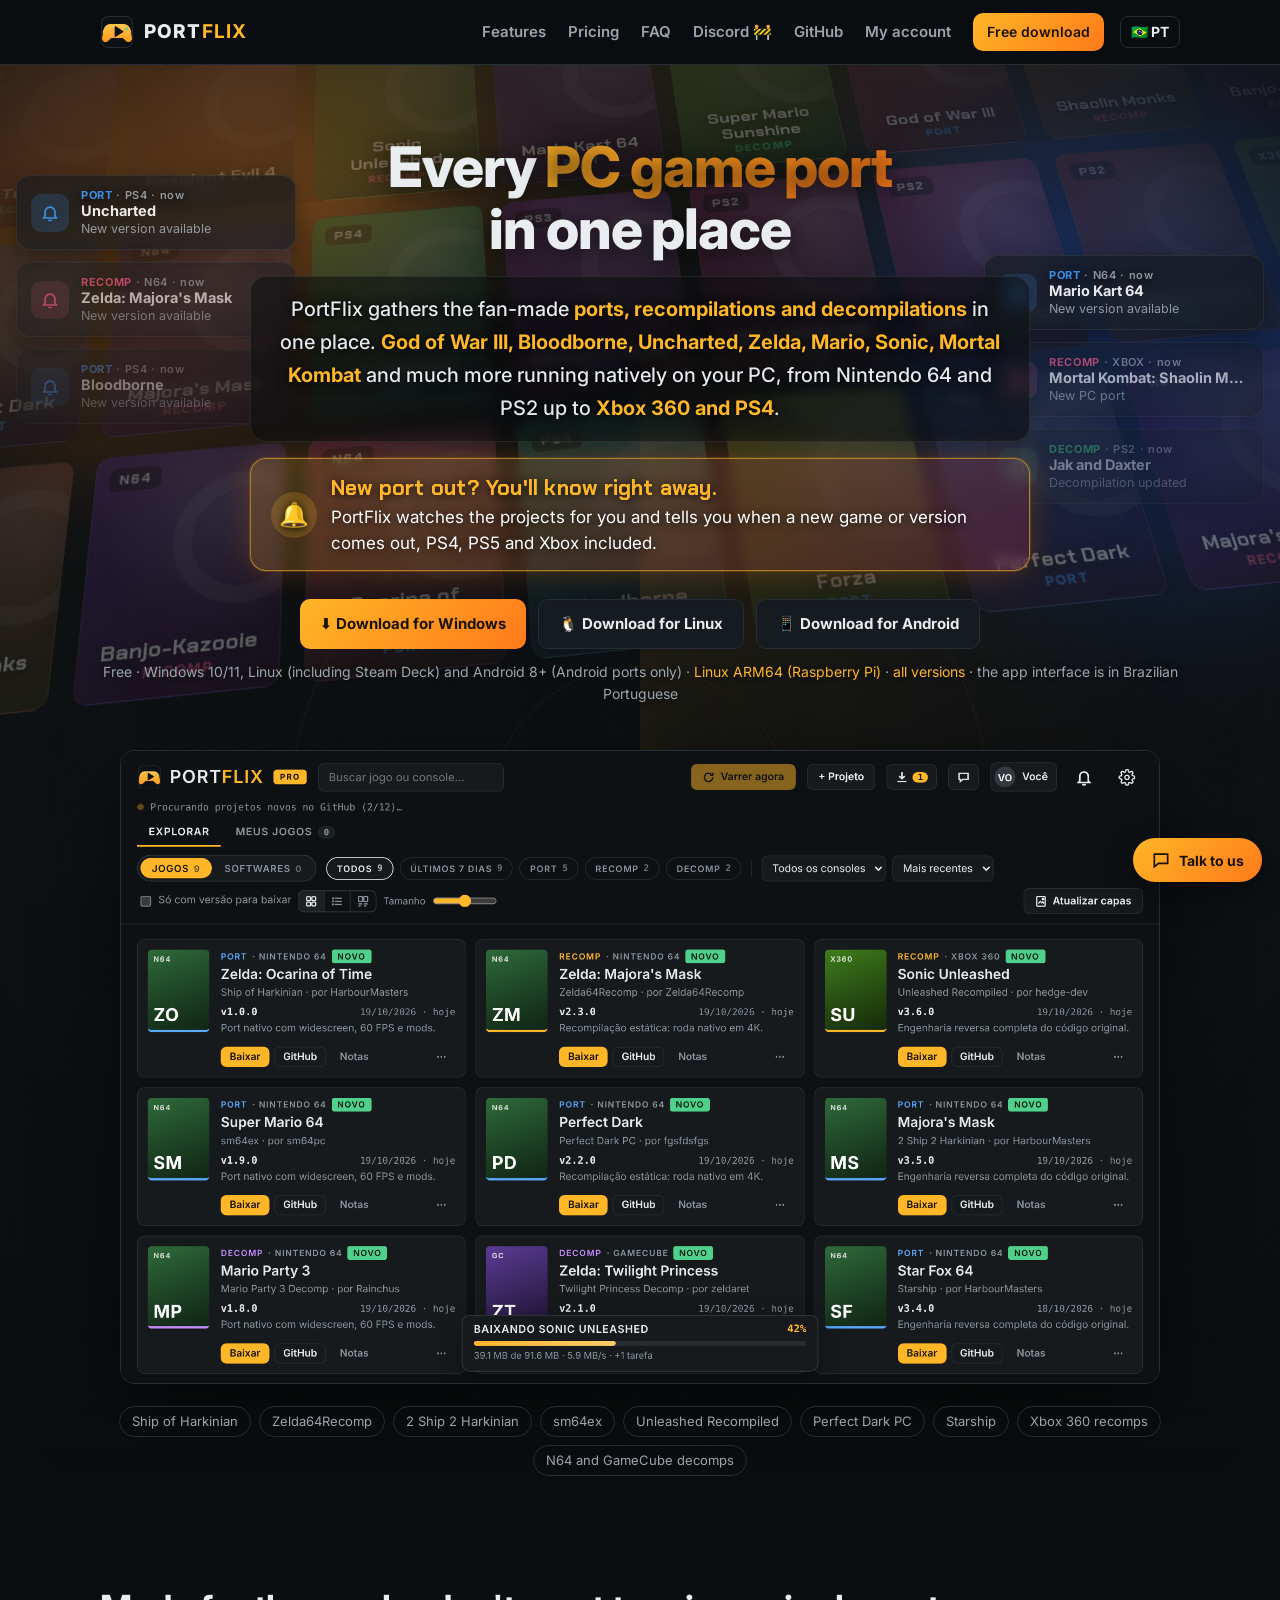
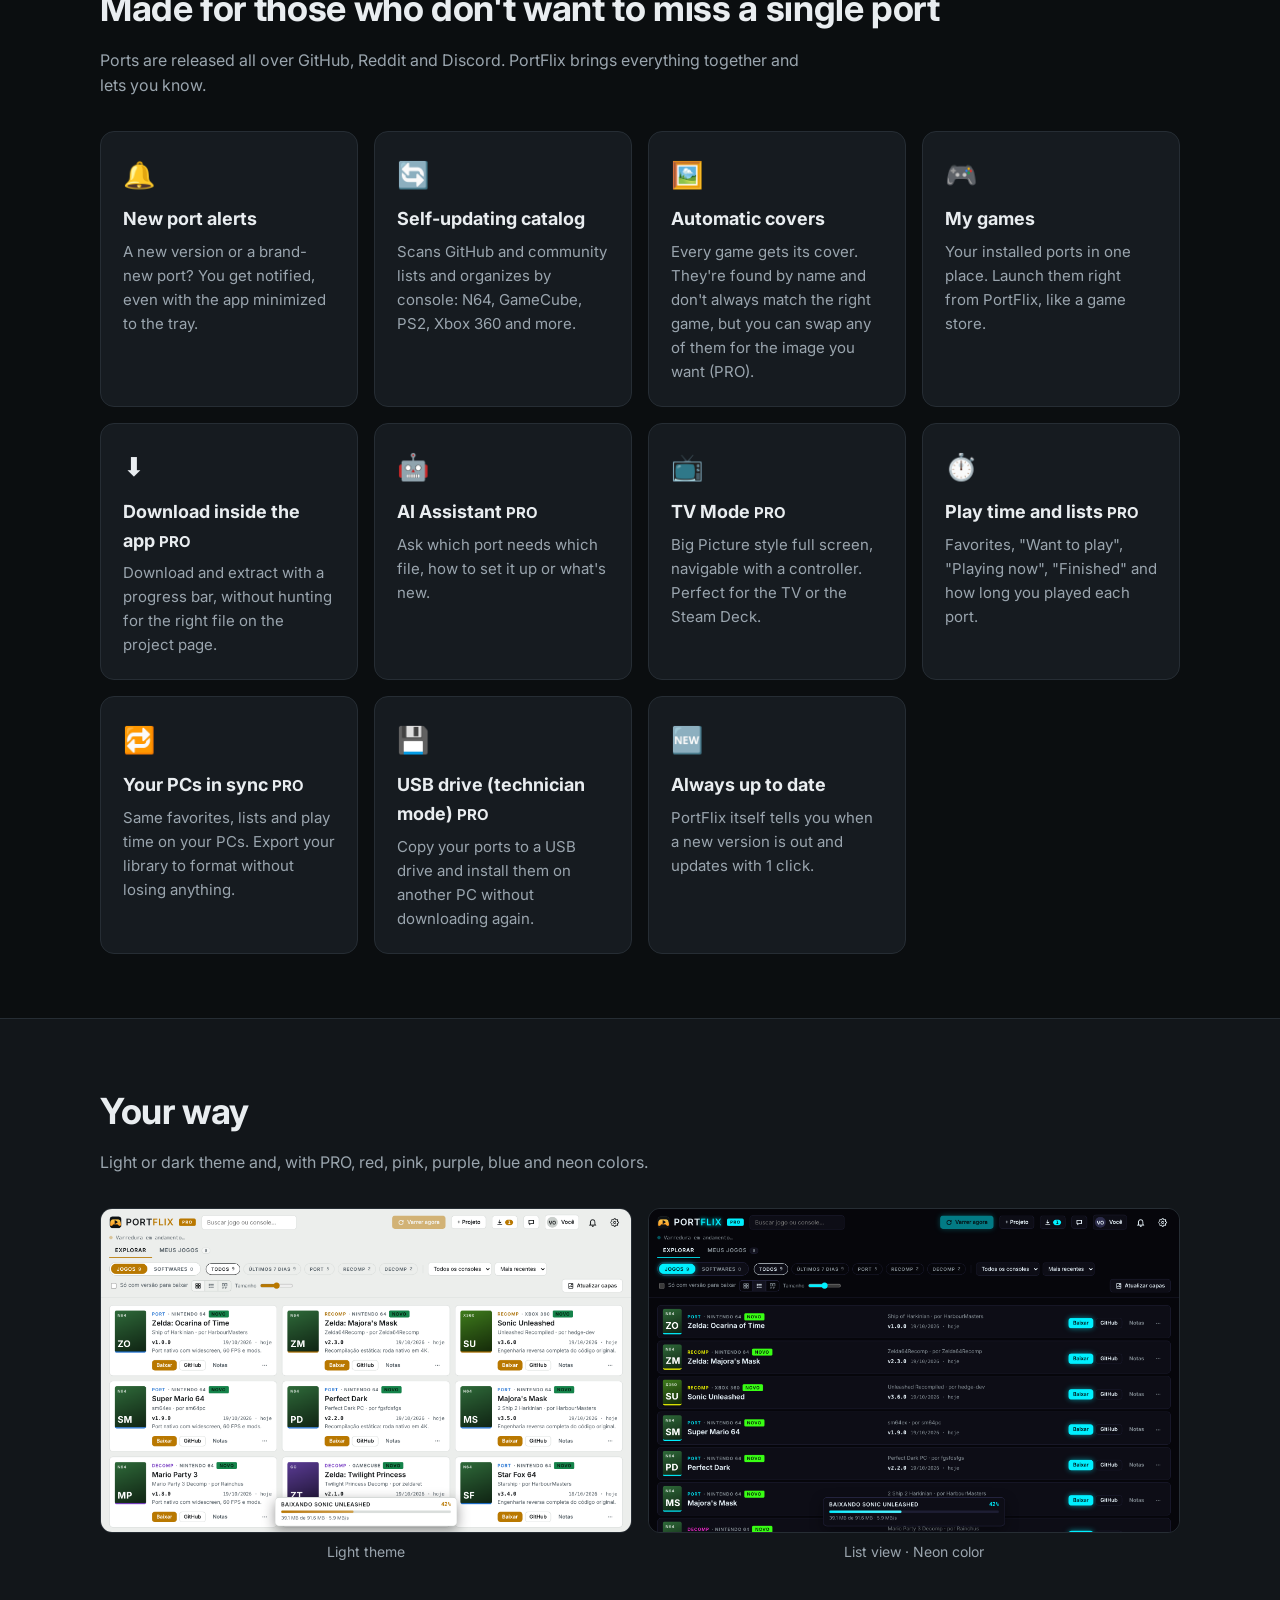
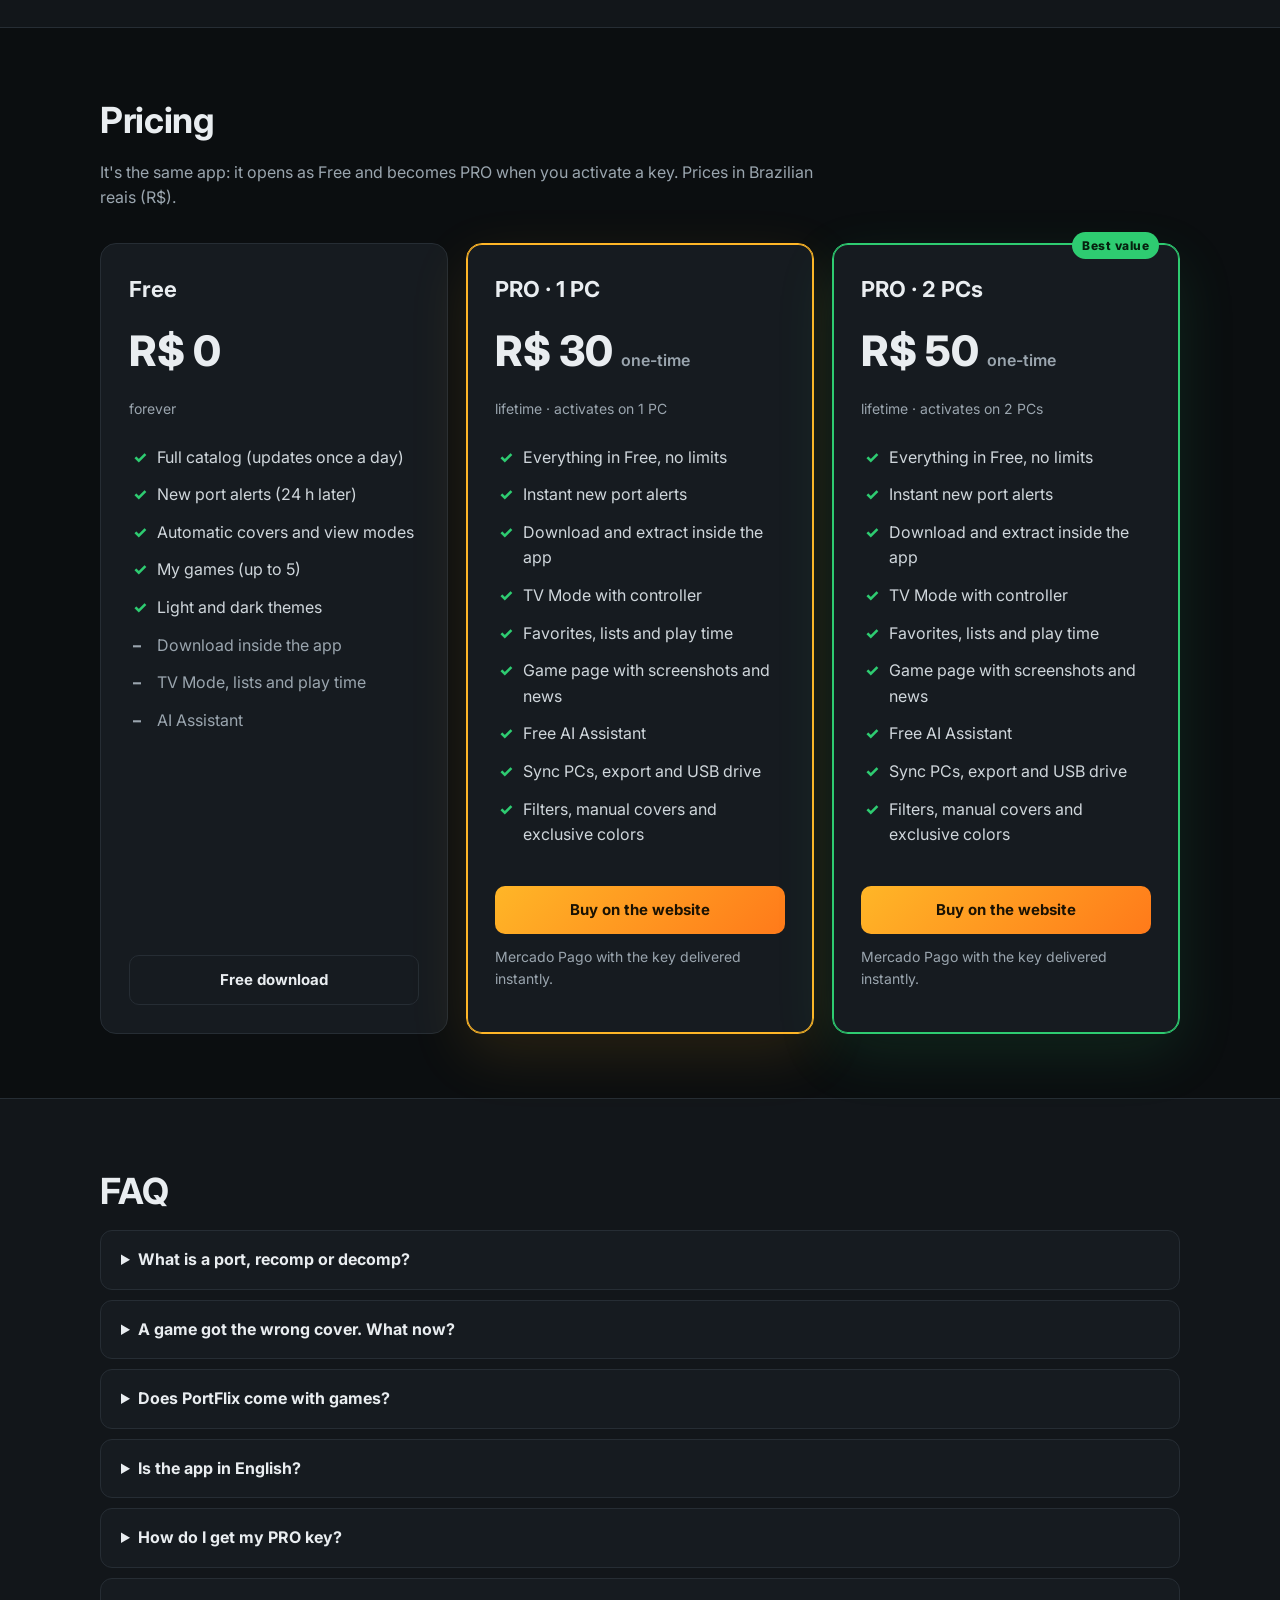
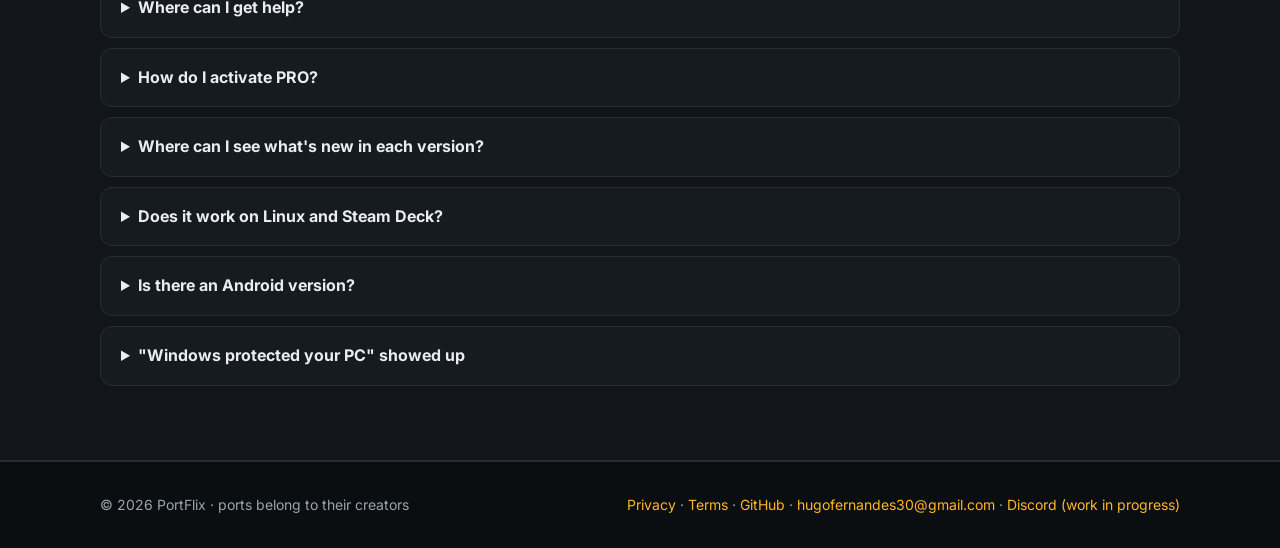
<file: docs/index.html>
<!doctype html>
<html lang="pt-BR">
<head>
<meta charset="utf-8">
<meta name="viewport" content="width=device-width,initial-scale=1">
<title>PortFlix: novos ports, recomps e decomps de jogos para PC</title>
<meta name="description" content="PortFlix reúne todos os ports de jogos para PC feitos por fãs (recomps, decomps, Ship of Harkinian, Zelda64Recomp, sm64, Unleashed Recompiled) e avisa quando sai port novo. Grátis para Windows e Linux.">
<meta name="keywords" content="ports para pc, novos ports de jogos, recomp, decomp, recompilação estática, ship of harkinian, zelda64recomp, sm64 pc, unleashed recompiled, ports n64 pc, ports xbox 360 pc, steam deck, linux, portflix">
<link rel="canonical" href="https://isago2508.github.io/PortFlix/">
<link rel="icon" href="icone.png">
<meta property="og:type" content="website">
<meta property="og:title" content="PortFlix: todos os ports de jogos para PC num lugar só">
<meta property="og:description" content="Catálogo que se atualiza sozinho com os ports, recomps e decomps feitos por fãs. Avisa quando sai port novo.">
<meta property="og:image" content="https://isago2508.github.io/PortFlix/biblioteca-escuro.png">
<meta property="og:url" content="https://isago2508.github.io/PortFlix/">
<meta property="og:locale" content="pt_BR">
<meta name="twitter:card" content="summary_large_image">
<link rel="preconnect" href="https://fonts.googleapis.com"><link rel="preconnect" href="https://fonts.gstatic.com" crossorigin>
<link href="https://fonts.googleapis.com/css2?family=Inter:wght@400;500;600;700;800&family=Chakra+Petch:wght@500;600;700&family=Press+Start+2P&display=swap" rel="stylesheet">
<link rel="stylesheet" href="style.css?v=16">
<script>
// idioma: escolhido antes > ?lang= > idioma do navegador
(function(){ var q=new URLSearchParams(location.search).get("lang"), s=null; try{ s=localStorage.getItem("pf_lang"); }catch(e){}
  var l=q||s||((navigator.language||"pt").toLowerCase().startsWith("pt")?"pt":"en"); document.documentElement.dataset.lang=(l==="en"?"en":"pt"); })();
</script>
<script type="application/ld+json">
{"@context":"https://schema.org","@type":"SoftwareApplication","name":"PortFlix","applicationCategory":"GameApplication","operatingSystem":"Windows 10, Windows 11, Linux","inLanguage":"pt-BR","url":"https://isago2508.github.io/PortFlix/","image":"https://isago2508.github.io/PortFlix/biblioteca-escuro.png","description":"Catálogo de ports, recompilações e decompilações de jogos para PC feitos por fãs, com avisos de lançamento.","offers":[{"@type":"Offer","name":"Free","price":"0","priceCurrency":"BRL"},{"@type":"Offer","name":"PRO vitalício (1 PC)","price":"30.00","priceCurrency":"BRL"},{"@type":"Offer","name":"PRO vitalício (2 PCs)","price":"50.00","priceCurrency":"BRL"}]}
</script>
<script type="application/ld+json">
{"@context":"https://schema.org","@type":"FAQPage","mainEntity":[
{"@type":"Question","name":"O que é um port, recomp ou decomp?","acceptedAnswer":{"@type":"Answer","text":"São projetos de fãs que fazem jogos de console rodarem nativamente no PC. Decomp recria o código-fonte do jogo; recomp converte o jogo direto para o PC; port adapta o jogo para rodar sem emulador."}},
{"@type":"Question","name":"O PortFlix vem com os jogos?","acceptedAnswer":{"@type":"Answer","text":"Não. O PortFlix não inclui nem distribui ROMs ou ISOs. Os ports pedem a sua própria cópia original do jogo."}},
{"@type":"Question","name":"O PortFlix é grátis?","acceptedAnswer":{"@type":"Answer","text":"Sim. A versão Free é grátis para sempre. O PRO é vitalício, com pagamento único: R$ 30 para 1 PC ou R$ 50 para 2 PCs."}},
{"@type":"Question","name":"Funciona no Linux e no Steam Deck?","acceptedAnswer":{"@type":"Answer","text":"Sim. Há versões para Windows 10/11 e Linux (x86_64 e ARM64), incluindo Steam Deck."}}]}
</script>
</head>
<body>
<header class="top"><div class="wrap">
  <a class="logo" href="./"><img src="icone.png" alt=""><span>PORT<b>FLIX</b></span></a>
  <nav class="links" data-l="pt">
    <a class="hide" href="#funcoes">Funções</a>
    <a class="hide" href="#precos">Preços</a>
    <a class="hide" href="#duvidas">Dúvidas</a>
    <a class="hide" href="https://discord.gg/XusPwTQ6X" target="_blank" rel="noopener" title="Em construção / Work in progress">Discord 🚧</a>
    <a class="hide" href="https://github.com/Isago2508/PortFlix" target="_blank" rel="noopener" title="Código, versões e novidades">GitHub</a>
    <a href="conta.html">Minha conta</a>
    <a class="btn pri sm" href="#baixar">Baixar grátis</a>
  </nav>
  <nav class="links" data-l="en">
    <a class="hide" href="#features">Features</a>
    <a class="hide" href="#pricing">Pricing</a>
    <a class="hide" href="#faq">FAQ</a>
    <a class="hide" href="https://discord.gg/XusPwTQ6X" target="_blank" rel="noopener" title="Em construção / Work in progress">Discord 🚧</a>
    <a class="hide" href="https://github.com/Isago2508/PortFlix" target="_blank" rel="noopener" title="Código, versões e novidades">GitHub</a>
    <a href="conta.html">My account</a>
    <a class="btn pri sm" href="#download">Free download</a>
  </nav>
  <button class="lang" id="langBtn" type="button" title="Mudar idioma / Change language"><span data-l="pt">🇺🇸 EN</span><span data-l="en">🇧🇷 PT</span></button>
</div></header>

<main data-l="pt">
<div class="hero"><div class="wrap">
  <h1>Todos os <span>ports de jogos para PC</span><br>num lugar só</h1>
  <p class="lead">O PortFlix junta num lugar só os <b>ports, recompilações e decompilações</b> feitos por fãs. <b>God of War III, Bloodborne, Uncharted, Zelda, Mario, Sonic, Mortal Kombat</b> e muito mais rodando nativo no seu PC, do Nintendo 64 e PS2 até <b>Xbox 360 e PS4</b>.</p>
  <p class="alert"><span class="bell">🔔</span><span><b>Saiu port novo? Você fica sabendo na hora.</b> O PortFlix vigia os projetos sozinho e te avisa quando sai jogo novo ou versão nova, inclusive de PS4, PS5 e Xbox.</span></p>
  <div class="cta" id="baixar">
    <a class="btn pri" href="https://github.com/Isago2508/PortFlix/releases/latest" data-asset="PortFlix-Setup.exe">⬇ Baixar para Windows</a>
    <a class="btn" href="https://github.com/Isago2508/PortFlix/releases/latest" data-asset="PortFlix-Linux-x86_64.tar.gz">🐧 Baixar para Linux</a>
    <a class="btn" href="https://github.com/Isago2508/PortFlix/releases/latest" data-asset="PortFlix-Android.apk">📱 Baixar para Android</a>
  </div>
  <p class="small">Grátis · Windows 10/11, Linux (inclui Steam Deck) e Android 8+ (só ports para Android) · <a href="https://github.com/Isago2508/PortFlix/releases/latest" data-asset="PortFlix-Linux-arm64.tar.gz">Linux ARM64 (Raspberry Pi)</a> · <a href="https://github.com/Isago2508/PortFlix/releases/latest">todas as versões</a></p>
  <div class="shot"><img src="biblioteca-escuro.png" alt="Biblioteca do PortFlix com ports de Zelda, Sonic Unleashed, Super Mario 64 e Perfect Dark" width="1920" height="1170"></div>
  <div class="tags">
    <span class="tag">Ship of Harkinian</span><span class="tag">Zelda64Recomp</span><span class="tag">2 Ship 2 Harkinian</span><span class="tag">sm64ex</span><span class="tag">Unleashed Recompiled</span><span class="tag">Perfect Dark PC</span><span class="tag">Starship</span><span class="tag">recomps de Xbox 360</span><span class="tag">decomps de N64 e GameCube</span>
  </div>
</div></div>

<section id="funcoes"><div class="wrap">
  <h2>Feito pra quem não quer perder nenhum port</h2>
  <p class="sub">Os ports saem espalhados pelo GitHub, Reddit e Discord. O PortFlix junta tudo e te avisa.</p>
  <div class="grid">
    <div class="card"><div class="ico">🔔</div><h3>Aviso de port novo</h3><p>Saiu versão nova ou um port inédito? Você recebe a notificação na hora, até com o app minimizado na bandeja.</p></div>
    <div class="card"><div class="ico">🔄</div><h3>Catálogo que se atualiza</h3><p>Varre o GitHub e as listas da comunidade e organiza por console: N64, GameCube, PS2, Xbox 360 e outros.</p></div>
    <div class="card"><div class="ico">🖼️</div><h3>Capas automáticas</h3><p>Cada jogo ganha a sua capa. Elas são buscadas pelo nome e nem sempre batem com o jogo certo, mas você pode trocar qualquer uma pela imagem que quiser (PRO).</p></div>
    <div class="card"><div class="ico">🎮</div><h3>Meus jogos</h3><p>Seus ports instalados num lugar só. Abra direto pelo PortFlix, como numa loja de jogos.</p></div>
    <div class="card"><div class="ico">⬇️</div><h3>Baixar dentro do app <small>PRO</small></h3><p>Baixe e extraia com barra de progresso, sem caçar o arquivo certo na página do projeto.</p></div>
    <div class="card"><div class="ico">🤖</div><h3>Assistente com IA <small>PRO</small></h3><p>Pergunte qual port precisa de qual arquivo, como configurar ou o que saiu de novo.</p></div>
    <div class="card"><div class="ico">📺</div><h3>Modo TV <small>PRO</small></h3><p>Tela cheia estilo Big Picture, navegável pelo controle. Perfeito para jogar na TV ou no Steam Deck.</p></div>
    <div class="card"><div class="ico">⏱️</div><h3>Tempo de jogo e listas <small>PRO</small></h3><p>Favoritos, "Quero jogar", "Jogando agora", "Zerados" e quanto tempo você jogou cada port.</p></div>
    <div class="card"><div class="ico">🔁</div><h3>Seus PCs sincronizados <small>PRO</small></h3><p>Favoritos, listas e tempo de jogo iguais nos seus PCs. Exporte a biblioteca para formatar sem perder nada.</p></div>
    <div class="card"><div class="ico">💾</div><h3>Pendrive (modo técnico) <small>PRO</small></h3><p>Copie os ports para um pendrive e instale em outro PC sem baixar tudo de novo.</p></div>
    <div class="card"><div class="ico">🆕</div><h3>Sempre atualizado</h3><p>O próprio PortFlix avisa quando sai versão nova e atualiza com 1 clique.</p></div>
  </div>
</div></section>

<section class="alt"><div class="wrap">
  <h2>Do seu jeito</h2>
  <p class="sub">Tema claro ou escuro e, no PRO, as cores vermelho, rosa, roxo, azul e neon.</p>
  <div class="gal">
    <figure><img src="biblioteca-claro.png" alt="PortFlix com tema claro" loading="lazy"><figcaption>Tema claro</figcaption></figure>
    <figure><img src="lista.png" alt="PortFlix em modo lista com a cor neon" loading="lazy"><figcaption>Modo lista · cor Neon</figcaption></figure>
  </div>
</div></section>

<section id="precos"><div class="wrap">
  <h2>Preços</h2>
  <p class="sub">O app é o mesmo: abre como Free e vira PRO quando você ativa a chave.</p>
  <div class="plans">
    <a class="plan" href="#baixar"><h3>Free</h3><div class="price">R$ 0</div><div class="small">para sempre</div>
      <ul><li>Catálogo completo (atualiza 1x por dia)</li><li>Avisos de port novo (24 h depois)</li><li>Capas automáticas e modos de visualização</li><li>Meus jogos (até 5)</li><li>Temas claro e escuro</li><li class="no">Baixar dentro do app</li><li class="no">Modo TV, listas e tempo de jogo</li><li class="no">Assistente com IA</li></ul>
      <span class="btn">Baixar grátis</span></a>
    <a class="plan pro " href="conta.html?pcs=1"><h3>PRO · 1 PC</h3><div class="price">R$ 30 <small>pagamento único</small></div><div class="small">vitalício · ativa em 1 PC</div>
      <ul><li>Tudo do Free, sem limites</li><li>Avisos de port novo na hora</li><li>Baixar e extrair dentro do app</li><li>Modo TV com controle</li><li>Favoritos, listas e tempo de jogo</li><li>Página do jogo com imagens e novidades</li><li>Assistente com IA grátis</li><li>Sincronizar PCs, exportar e pendrive</li><li>Filtros, capas à mão e cores exclusivas</li></ul>
      <span class="btn pri">Comprar pelo site</span>
      <p class="small">Mercado Pago (Pix, cartão ou boleto) com a chave na hora,.</p></a>
    <a class="plan pro best" href="conta.html?pcs=2"><span class="badge">Melhor custo</span><h3>PRO · 2 PCs</h3><div class="price">R$ 50 <small>pagamento único</small></div><div class="small">vitalício · ativa em 2 PCs</div>
      <ul><li>Tudo do Free, sem limites</li><li>Avisos de port novo na hora</li><li>Baixar e extrair dentro do app</li><li>Modo TV com controle</li><li>Favoritos, listas e tempo de jogo</li><li>Página do jogo com imagens e novidades</li><li>Assistente com IA grátis</li><li>Sincronizar PCs, exportar e pendrive</li><li>Filtros, capas à mão e cores exclusivas</li></ul>
      <span class="btn pri">Comprar pelo site</span>
      <p class="small">Mercado Pago (Pix, cartão ou boleto) com a chave na hora,.</p></a>
  </div>
</div></section>

<section id="duvidas" class="alt"><div class="wrap">
  <h2>Dúvidas</h2>
  <details><summary>O que é um port, recomp ou decomp?</summary><p>São projetos de fãs que fazem jogos de console rodarem nativamente no PC, com widescreen, 60 FPS ou mais e mods. A <b>decomp</b> recria o código-fonte do jogo, a <b>recomp</b> converte o jogo direto para o PC e o <b>port</b> adapta o jogo para rodar sem emulador.</p></details>
  <details><summary>A capa de um jogo veio errada. E agora?</summary><p>As capas automáticas são buscadas pelo nome do jogo em sites públicos, então às vezes vem a capa de outro jogo ou de outra versão. No PRO você troca qualquer capa do jeito que quiser: clique na capa do jogo e escolha uma sugestão, cole o link de uma imagem ou use um arquivo do seu PC. A capa que você escolhe fica fixa.</p></details>
  <details><summary>O PortFlix vem com os jogos?</summary><p>Não. O PortFlix não inclui nem distribui ROMs ou ISOs. Os ports pedem a sua própria cópia original, e cada projeto mostra o autor e o link oficial.</p></details>
  <details><summary>Como recebo a chave do PRO?</summary><p>Entre em <a href="conta.html">Minha conta</a> com o Google, pague pelo Mercado Pago e a chave aparece na hora, ali mesmo. Ela fica salva na sua conta.</p></details>
  <details><summary>Como falo com o suporte?</summary><p><a href="https://discord.gg/XusPwTQ6X" target="_blank" rel="noopener">Discord da comunidade</a> (ainda em construção) ou e-mail <a href="mailto:hugofernandes30@gmail.com">hugofernandes30@gmail.com</a>.</p></details>
  <details><summary>Como ativo o PRO?</summary><p>No PortFlix, clique em <b>Ativar PRO</b>, entre com a mesma conta Google usada na compra e cole a chave.</p></details>
  <details><summary>Onde vejo as novidades de cada versão?</summary><p>No <a href="https://github.com/Isago2508/PortFlix/blob/main/CHANGELOG.md">histórico de novidades (CHANGELOG)</a>. O PortFlix também avisa sozinho quando sai versão nova, em Configurações → Atualizações.</p></details>
  <details><summary>Funciona no Linux e no Steam Deck?</summary><p>Sim. Há versões para Linux x86_64 (a maioria dos PCs e o Steam Deck) e ARM64.</p></details>
  <details><summary>Tem para celular Android?</summary><p>Sim. O PortFlix para Android (Android 8 ou mais novo, 64 bits) mostra só os ports que têm APK para Android, avisa quando sai versão nova e, no PRO, baixa e instala o APK pelo app. A chave PRO é a mesma do PC: o celular ocupa uma vaga da chave. Na primeira instalação, o Android pede para liberar "instalar apps desconhecidos".</p></details>
  <details><summary>Apareceu "O Windows protegeu o computador"</summary><p>Clique em <b>Mais informações → Executar assim mesmo</b>. O aviso aparece porque o programa é novo e ainda não tem assinatura digital.</p></details>
</div></section>
</main>
<main data-l="en">
<div class="hero"><div class="wrap">
  <h1>Every <span>PC game port</span><br>in one place</h1>
  <p class="lead">PortFlix gathers the fan-made <b>ports, recompilations and decompilations</b> in one place. <b>God of War III, Bloodborne, Uncharted, Zelda, Mario, Sonic, Mortal Kombat</b> and much more running natively on your PC, from Nintendo 64 and PS2 up to <b>Xbox 360 and PS4</b>.</p>
  <p class="alert"><span class="bell">🔔</span><span><b>New port out? You'll know right away.</b> PortFlix watches the projects for you and tells you when a new game or version comes out, PS4, PS5 and Xbox included.</span></p>
  <div class="cta" id="download">
    <a class="btn pri" href="https://github.com/Isago2508/PortFlix/releases/latest" data-asset="PortFlix-Setup.exe">⬇ Download for Windows</a>
    <a class="btn" href="https://github.com/Isago2508/PortFlix/releases/latest" data-asset="PortFlix-Linux-x86_64.tar.gz">🐧 Download for Linux</a>
    <a class="btn" href="https://github.com/Isago2508/PortFlix/releases/latest" data-asset="PortFlix-Android.apk">📱 Download for Android</a>
  </div>
  <p class="small">Free · Windows 10/11, Linux (including Steam Deck) and Android 8+ (Android ports only) · <a href="https://github.com/Isago2508/PortFlix/releases/latest" data-asset="PortFlix-Linux-arm64.tar.gz">Linux ARM64 (Raspberry Pi)</a> · <a href="https://github.com/Isago2508/PortFlix/releases/latest">all versions</a> · the app interface is in Brazilian Portuguese</p>
  <div class="shot"><img src="biblioteca-escuro.png" alt="PortFlix library with Zelda, Sonic Unleashed, Super Mario 64 and Perfect Dark ports" width="1920" height="1170"></div>
  <div class="tags">
    <span class="tag">Ship of Harkinian</span><span class="tag">Zelda64Recomp</span><span class="tag">2 Ship 2 Harkinian</span><span class="tag">sm64ex</span><span class="tag">Unleashed Recompiled</span><span class="tag">Perfect Dark PC</span><span class="tag">Starship</span><span class="tag">Xbox 360 recomps</span><span class="tag">N64 and GameCube decomps</span>
  </div>
</div></div>

<section id="features"><div class="wrap">
  <h2>Made for those who don't want to miss a single port</h2>
  <p class="sub">Ports are released all over GitHub, Reddit and Discord. PortFlix brings everything together and lets you know.</p>
  <div class="grid">
    <div class="card"><div class="ico">🔔</div><h3>New port alerts</h3><p>A new version or a brand-new port? You get notified, even with the app minimized to the tray.</p></div>
    <div class="card"><div class="ico">🔄</div><h3>Self-updating catalog</h3><p>Scans GitHub and community lists and organizes by console: N64, GameCube, PS2, Xbox 360 and more.</p></div>
    <div class="card"><div class="ico">🖼️</div><h3>Automatic covers</h3><p>Every game gets its cover. They're found by name and don't always match the right game, but you can swap any of them for the image you want (PRO).</p></div>
    <div class="card"><div class="ico">🎮</div><h3>My games</h3><p>Your installed ports in one place. Launch them right from PortFlix, like a game store.</p></div>
    <div class="card"><div class="ico">⬇️</div><h3>Download inside the app <small>PRO</small></h3><p>Download and extract with a progress bar, without hunting for the right file on the project page.</p></div>
    <div class="card"><div class="ico">🤖</div><h3>AI Assistant <small>PRO</small></h3><p>Ask which port needs which file, how to set it up or what's new.</p></div>
    <div class="card"><div class="ico">📺</div><h3>TV Mode <small>PRO</small></h3><p>Big Picture style full screen, navigable with a controller. Perfect for the TV or the Steam Deck.</p></div>
    <div class="card"><div class="ico">⏱️</div><h3>Play time and lists <small>PRO</small></h3><p>Favorites, "Want to play", "Playing now", "Finished" and how long you played each port.</p></div>
    <div class="card"><div class="ico">🔁</div><h3>Your PCs in sync <small>PRO</small></h3><p>Same favorites, lists and play time on your PCs. Export your library to format without losing anything.</p></div>
    <div class="card"><div class="ico">💾</div><h3>USB drive (technician mode) <small>PRO</small></h3><p>Copy your ports to a USB drive and install them on another PC without downloading again.</p></div>
    <div class="card"><div class="ico">🆕</div><h3>Always up to date</h3><p>PortFlix itself tells you when a new version is out and updates with 1 click.</p></div>
  </div>
</div></section>

<section class="alt"><div class="wrap">
  <h2>Your way</h2>
  <p class="sub">Light or dark theme and, with PRO, red, pink, purple, blue and neon colors.</p>
  <div class="gal">
    <figure><img src="biblioteca-claro.png" alt="PortFlix with light theme" loading="lazy"><figcaption>Light theme</figcaption></figure>
    <figure><img src="lista.png" alt="PortFlix in list view with the neon color" loading="lazy"><figcaption>List view · Neon color</figcaption></figure>
  </div>
</div></section>

<section id="pricing"><div class="wrap">
  <h2>Pricing</h2>
  <p class="sub">It's the same app: it opens as Free and becomes PRO when you activate a key. Prices in Brazilian reais (R$).</p>
  <div class="plans">
    <a class="plan" href="#download"><h3>Free</h3><div class="price">R$ 0</div><div class="small">forever</div>
      <ul><li>Full catalog (updates once a day)</li><li>New port alerts (24 h later)</li><li>Automatic covers and view modes</li><li>My games (up to 5)</li><li>Light and dark themes</li><li class="no">Download inside the app</li><li class="no">TV Mode, lists and play time</li><li class="no">AI Assistant</li></ul>
      <span class="btn">Free download</span></a>
    <a class="plan pro" href="conta.html?pcs=1"><h3>PRO · 1 PC</h3><div class="price">R$ 30 <small>one-time</small></div><div class="small">lifetime · activates on 1 PC</div>
      <ul><li>Everything in Free, no limits</li><li>Instant new port alerts</li><li>Download and extract inside the app</li><li>TV Mode with controller</li><li>Favorites, lists and play time</li><li>Game page with screenshots and news</li><li>Free AI Assistant</li><li>Sync PCs, export and USB drive</li><li>Filters, manual covers and exclusive colors</li></ul>
      <span class="btn pri">Buy on the website</span>
      <p class="small">Mercado Pago with the key delivered instantly.</p></a>
    <a class="plan pro best" href="conta.html?pcs=2"><span class="badge">Best value</span><h3>PRO · 2 PCs</h3><div class="price">R$ 50 <small>one-time</small></div><div class="small">lifetime · activates on 2 PCs</div>
      <ul><li>Everything in Free, no limits</li><li>Instant new port alerts</li><li>Download and extract inside the app</li><li>TV Mode with controller</li><li>Favorites, lists and play time</li><li>Game page with screenshots and news</li><li>Free AI Assistant</li><li>Sync PCs, export and USB drive</li><li>Filters, manual covers and exclusive colors</li></ul>
      <span class="btn pri">Buy on the website</span>
      <p class="small">Mercado Pago with the key delivered instantly.</p></a>
  </div>
</div></section>

<section id="faq" class="alt"><div class="wrap">
  <h2>FAQ</h2>
  <details><summary>What is a port, recomp or decomp?</summary><p>They are fan projects that make console games run natively on PC, with widescreen, 60 FPS or more and mods. A <b>decomp</b> recreates the game's source code, a <b>recomp</b> converts the game straight to PC and a <b>port</b> adapts the game to run without an emulator.</p></details>
  <details><summary>A game got the wrong cover. What now?</summary><p>Automatic covers are found by the game's name on public sites, so sometimes you get the cover of another game or edition. With PRO you can swap any cover however you like: click the game's cover and pick a suggestion, paste an image link or use a file from your PC. The cover you choose stays fixed.</p></details>
  <details><summary>Does PortFlix come with games?</summary><p>No. PortFlix does not include or distribute ROMs or ISOs. Ports require your own original copy, and every project shows its author and official link.</p></details>
  <details><summary>Is the app in English?</summary><p>The app interface is currently in Brazilian Portuguese. The catalog, game names and project pages are the originals from GitHub, so most of the content is in English anyway.</p></details>
  <details><summary>How do I get my PRO key?</summary><p>Go to <a href="conta.html">My account</a>, sign in with Google, pay with Mercado Pago and the key shows up right there. It stays saved in your account.</p></details>
  <details><summary>Where can I get help?</summary><p>Join our <a href="https://discord.gg/XusPwTQ6X" target="_blank" rel="noopener">Discord community</a> (still a work in progress) or e-mail <a href="mailto:hugofernandes30@gmail.com">hugofernandes30@gmail.com</a>.</p></details>
  <details><summary>How do I activate PRO?</summary><p>In PortFlix, click <b>Ativar PRO</b>, sign in with the same Google account used for the purchase and paste the key.</p></details>
  <details><summary>Where can I see what's new in each version?</summary><p>In the <a href="https://github.com/Isago2508/PortFlix/blob/main/CHANGELOG.md">CHANGELOG</a>. PortFlix also tells you by itself when a new version is out, in Settings → Updates.</p></details>
  <details><summary>Does it work on Linux and Steam Deck?</summary><p>Yes. There are Linux versions for x86_64 (most PCs and the Steam Deck) and ARM64.</p></details>
  <details><summary>Is there an Android version?</summary><p>Yes. PortFlix for Android (Android 8 or newer, 64-bit) shows only the ports that have an Android APK, tells you when a new version is out and, on PRO, downloads and installs the APK in the app. The PRO key is the same as on your PC: the phone takes one slot of the key. On the first install, Android asks you to allow "install unknown apps".</p></details>
  <details><summary>"Windows protected your PC" showed up</summary><p>Click <b>More info → Run anyway</b>. The warning appears because the program is new and doesn't have a digital signature yet.</p></details>
</div></section>
</main>

<footer data-l="pt"><div class="wrap">
  <span>© 2026 PortFlix · os ports pertencem aos seus criadores</span>
  <span><a href="https://portsradar-licencas.portsradar-hugo.workers.dev/privacidade">Privacidade</a> · <a href="https://portsradar-licencas.portsradar-hugo.workers.dev/termos">Termos</a> · <a href="https://github.com/Isago2508/PortFlix">GitHub</a> · <a href="mailto:hugofernandes30@gmail.com">hugofernandes30@gmail.com</a> · <a href="https://discord.gg/XusPwTQ6X" target="_blank" rel="noopener">Discord (em construção)</a></span>
</div></footer>
<footer data-l="en"><div class="wrap">
  <span>© 2026 PortFlix · ports belong to their creators</span>
  <span><a href="https://portsradar-licencas.portsradar-hugo.workers.dev/privacidade">Privacy</a> · <a href="https://portsradar-licencas.portsradar-hugo.workers.dev/termos">Terms</a> · <a href="https://github.com/Isago2508/PortFlix">GitHub</a> · <a href="mailto:hugofernandes30@gmail.com">hugofernandes30@gmail.com</a> · <a href="https://discord.gg/XusPwTQ6X" target="_blank" rel="noopener">Discord (work in progress)</a></span>
</div></footer>
<script>
const TITLES={pt:document.title,en:"PortFlix: new fan-made PC ports, recomps and decomps"};
function setLang(l){ document.documentElement.dataset.lang=l; document.documentElement.lang=l==="en"?"en":"pt-BR"; document.title=TITLES[l]; try{ localStorage.setItem("pf_lang",l); }catch(e){} }
setLang(document.documentElement.dataset.lang);
document.getElementById("langBtn").onclick=()=>setLang(document.documentElement.dataset.lang==="en"?"pt":"en");
</script>
<script src="bg.js?v=5" defer></script><script src="dl.js?v=1" defer></script>
<script src="chat.js?v=4" defer></script>
</body>
</html>
</file>
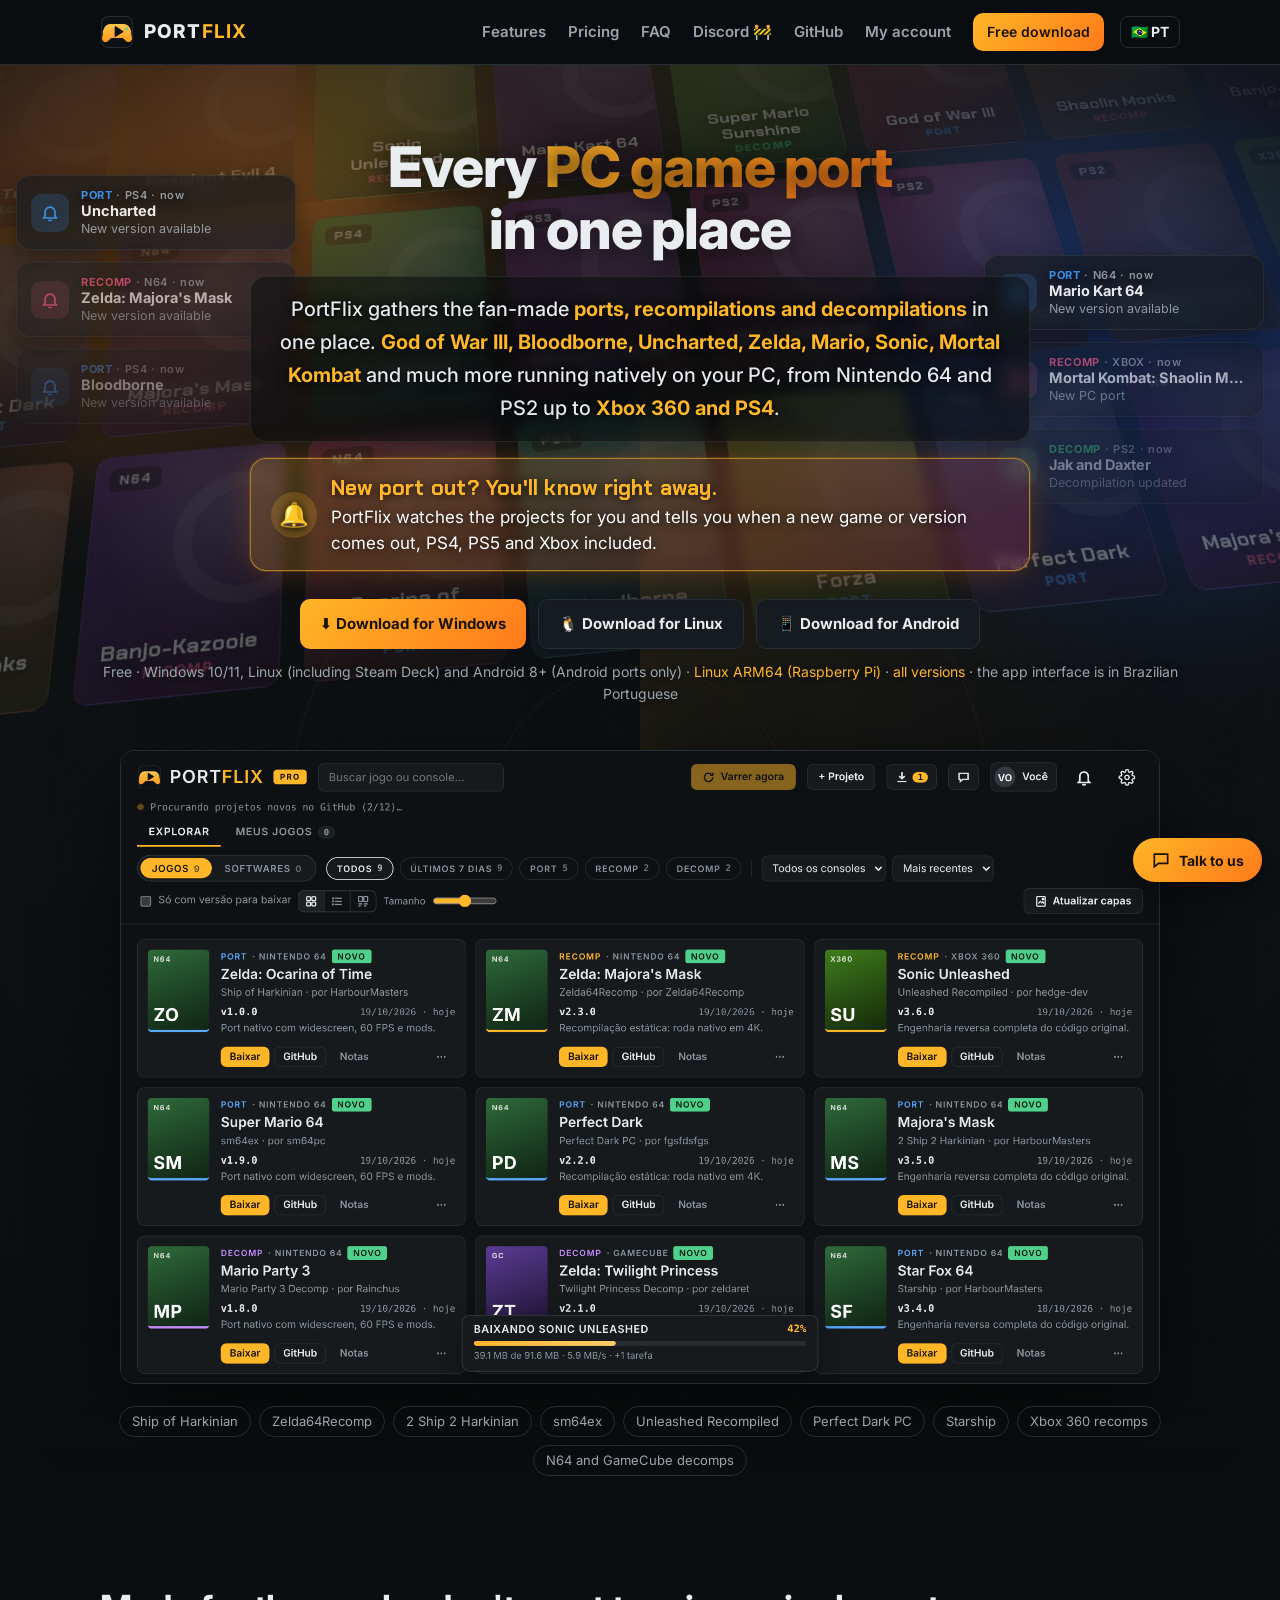
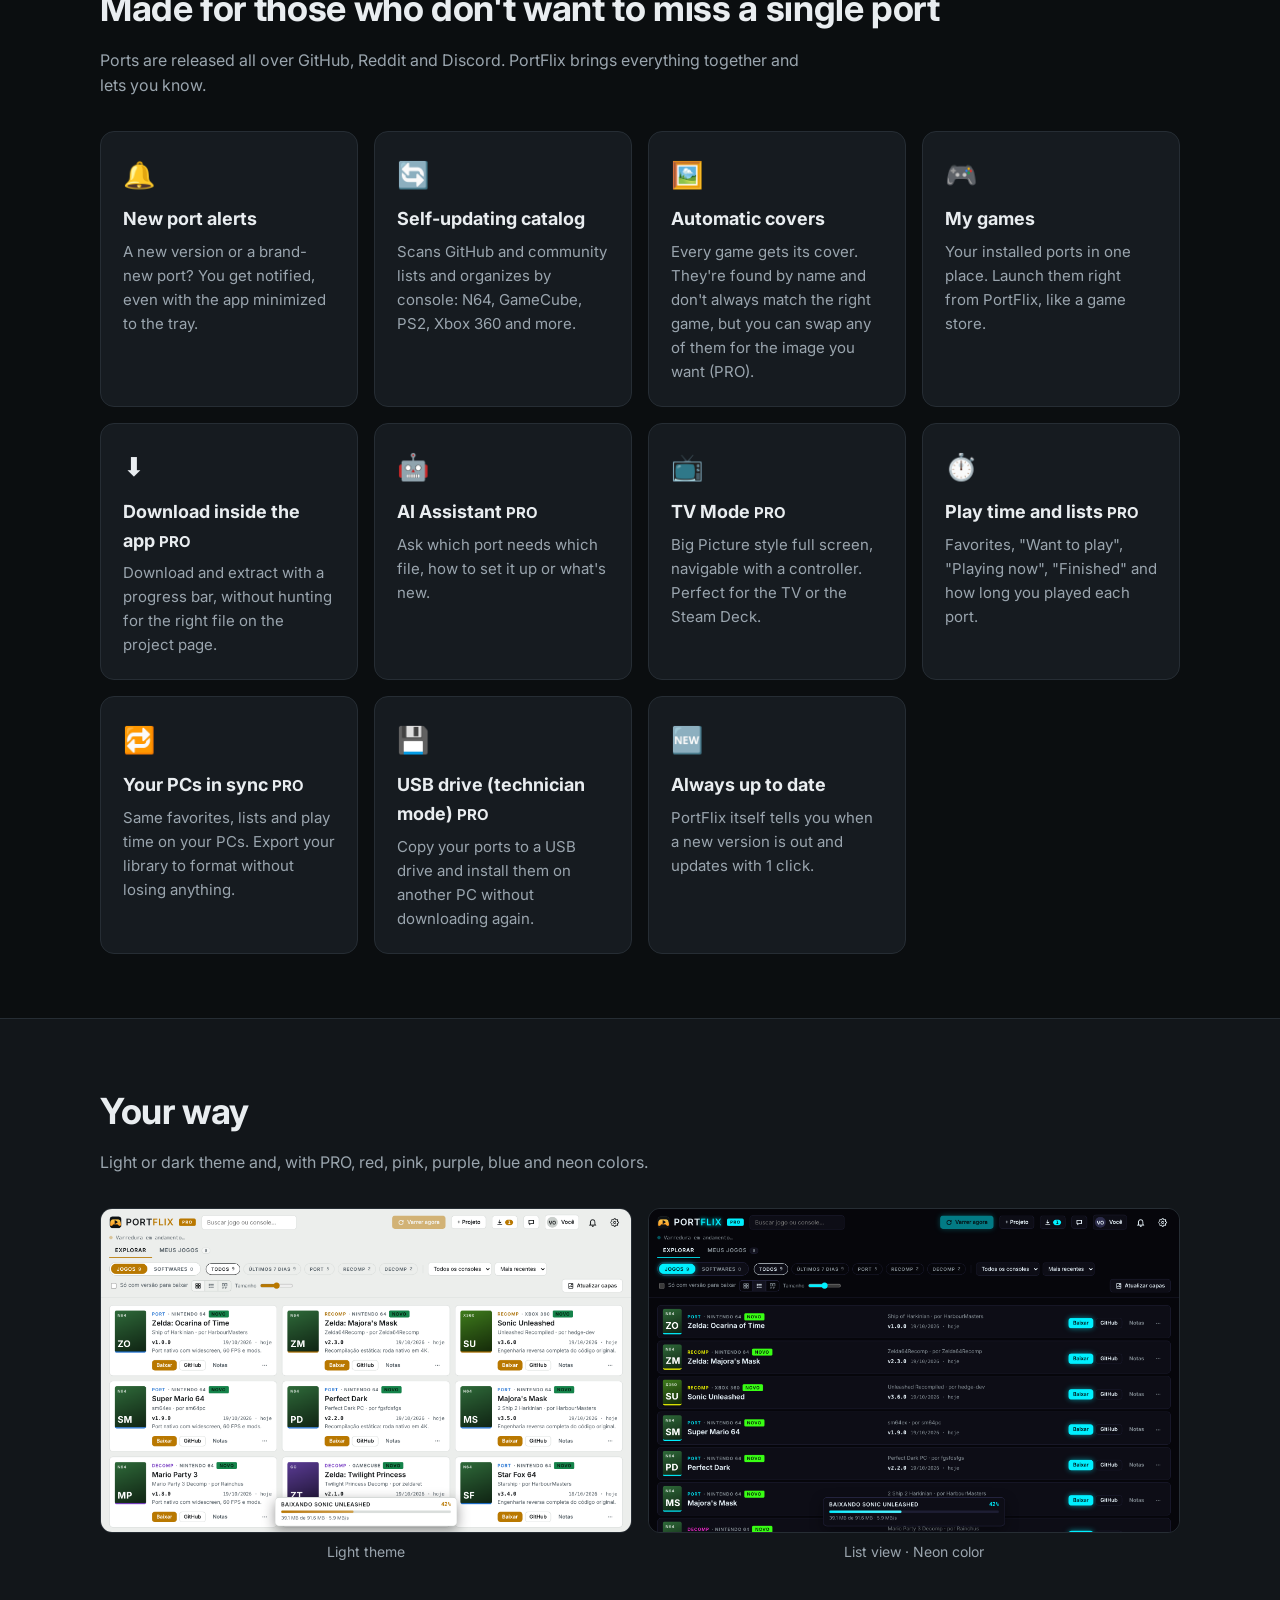
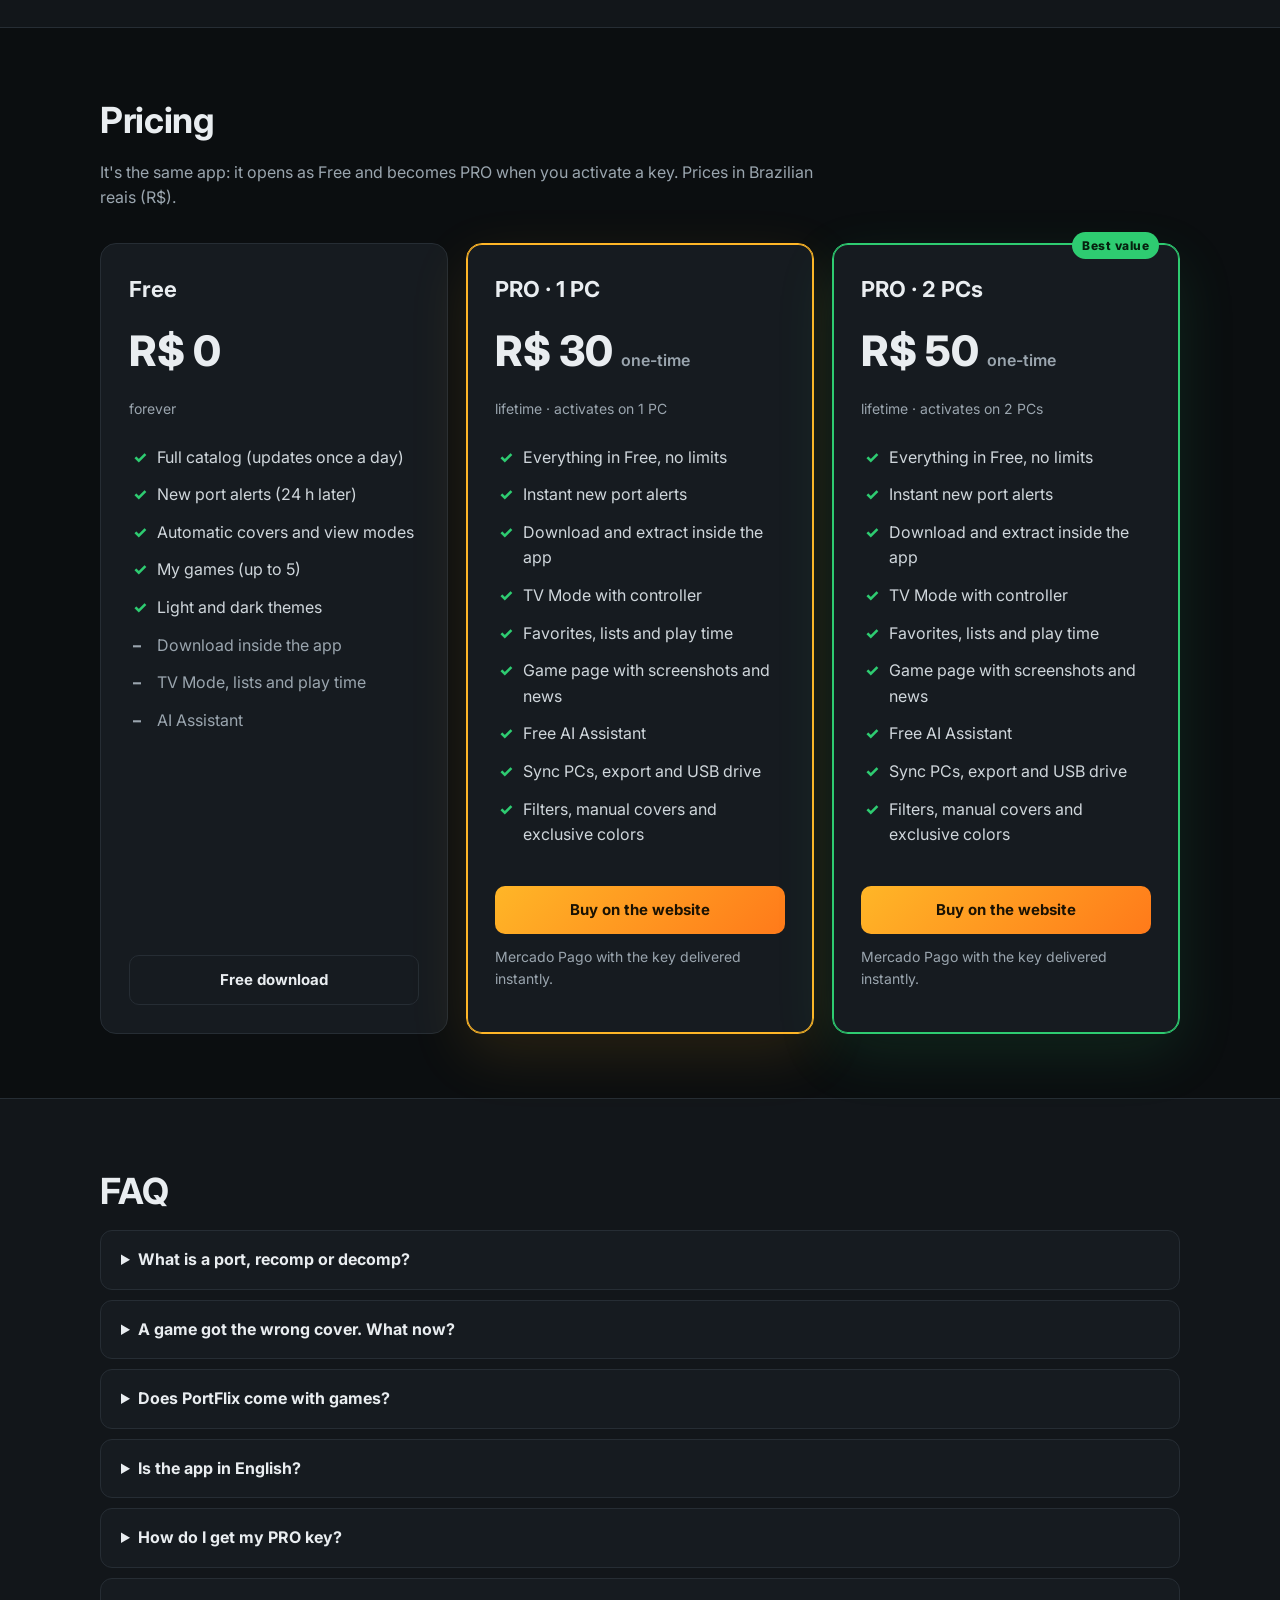
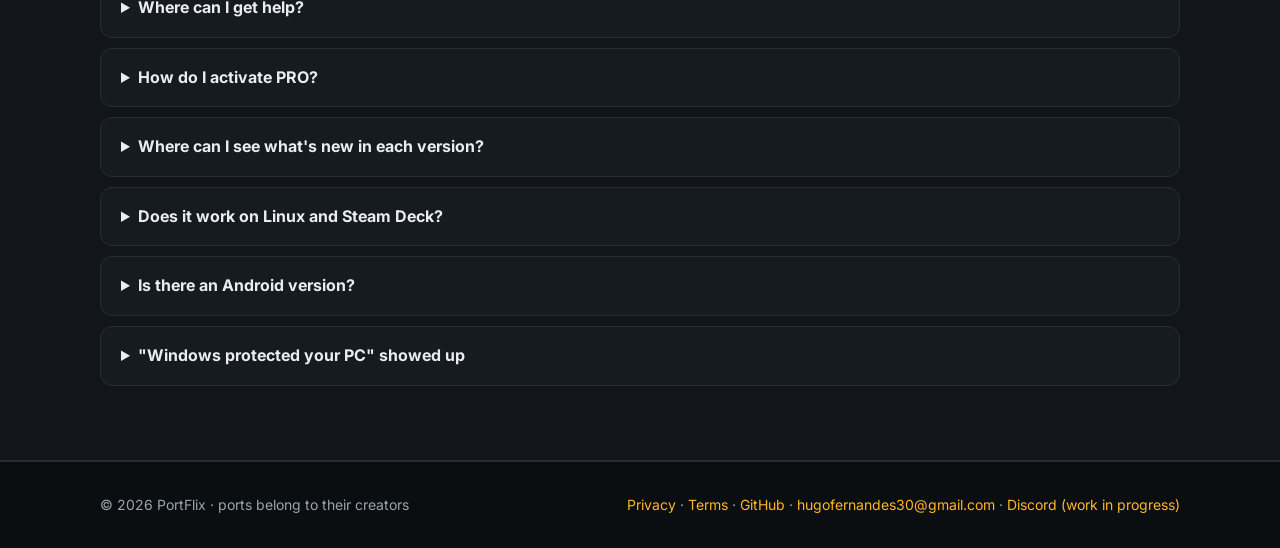
<file: docs/en/index.html>
<!doctype html><meta charset="utf-8"><title>PortFlix</title><link rel="canonical" href="https://isago2508.github.io/PortFlix/"><script>location.replace("../?lang=en"+location.hash)</script><a href="../?lang=en">PortFlix</a>
</file>
<file: docs/style.css>
:root{--bg:#0b0e10;--bg2:#12161a;--card:#161b20;--line:#262d34;--tx:#e9edf0;--mut:#9aa5ae;--acc:#ffb627;--acc2:#ff7a1a;--ok:#2ecc71;--bad:#ff5a5a}
*{box-sizing:border-box}html{scroll-behavior:smooth}
body{margin:0;background:var(--bg);color:var(--tx);font:16px/1.6 "Inter","Segoe UI",system-ui,sans-serif}
a{color:var(--acc);text-decoration:none}a:hover{text-decoration:underline}
.wrap{max-width:1120px;margin:0 auto;padding:0 20px}
header.top{position:sticky;top:0;z-index:10;background:rgba(11,14,16,.85);backdrop-filter:blur(10px);border-bottom:1px solid var(--line)}
header.top .wrap{display:flex;align-items:center;gap:16px;height:64px}
.logo{display:flex;align-items:center;gap:10px;font-weight:800;letter-spacing:.06em;color:var(--tx);font-size:19px}
.logo img{width:34px;height:34px;border-radius:8px}.logo b{color:var(--acc)}
nav.links{margin-left:auto;display:flex;gap:22px;align-items:center}
nav.links a{color:var(--mut);font-weight:600;font-size:15px}nav.links a:hover{color:var(--tx);text-decoration:none}
.btn{display:inline-flex;align-items:center;gap:8px;padding:12px 20px;border-radius:10px;font-weight:700;border:1px solid var(--line);background:var(--card);color:var(--tx);cursor:pointer;font-size:15px}
.btn:hover{text-decoration:none;border-color:#3a434c}
.btn.pri{background:linear-gradient(135deg,var(--acc),var(--acc2));color:#1a1203;border:0}
.btn.sm{padding:8px 14px;font-size:14px}
.btn[disabled]{opacity:.5;cursor:default}
.hero{padding:72px 0 40px;text-align:center;background:radial-gradient(900px 400px at 50% -10%,rgba(255,182,39,.18),transparent)}
.hero h1{font-size:clamp(32px,5.5vw,56px);line-height:1.1;margin:0 0 16px;letter-spacing:-.02em}
.hero h1 span{background:linear-gradient(135deg,var(--acc),var(--acc2));-webkit-background-clip:text;background-clip:text;color:transparent}
.hero p.lead{font-size:clamp(17px,2.2vw,20px);color:var(--mut);max-width:720px;margin:0 auto 28px}
.cta{display:flex;gap:12px;justify-content:center;flex-wrap:wrap}
.small{color:var(--mut);font-size:14px;margin-top:12px}
.shot{margin:44px auto 0;max-width:1040px;border-radius:14px;overflow:hidden;border:1px solid var(--line);box-shadow:0 30px 80px rgba(0,0,0,.5)}
.shot img{display:block;width:100%;height:auto}
section{padding:64px 0}section h2{font-size:clamp(26px,3.5vw,36px);margin:0 0 10px;letter-spacing:-.01em}
section .sub{color:var(--mut);margin:0 0 32px;max-width:720px}
.grid{display:grid;grid-template-columns:repeat(auto-fit,minmax(250px,1fr));gap:16px}
.card{background:var(--card);border:1px solid var(--line);border-radius:14px;padding:22px}
.card h3{margin:0 0 6px;font-size:18px}.card p{margin:0;color:var(--mut);font-size:15px}
.ico{font-size:26px;margin-bottom:10px}
.alt{background:var(--bg2);border-top:1px solid var(--line);border-bottom:1px solid var(--line)}
.plans{display:grid;grid-template-columns:repeat(auto-fit,minmax(280px,1fr));gap:18px}
.plan{background:var(--card);border:1px solid var(--line);border-radius:16px;padding:28px}
.plan.pro{border-color:var(--acc);box-shadow:0 0 0 1px var(--acc) inset,0 20px 60px rgba(255,182,39,.12)}
.plan h3{margin:0;font-size:22px}.price{font-size:42px;font-weight:800;margin:10px 0 2px}.price small{font-size:16px;color:var(--mut);font-weight:600}
.plan ul{list-style:none;padding:0;margin:18px 0 24px}.plan li{padding:6px 0 6px 28px;position:relative;color:#cfd6db}
.plan li:before{content:"✓";position:absolute;left:4px;color:var(--ok);font-weight:800}
.plan li.no{color:var(--mut)}.plan li.no:before{content:"–";color:var(--mut)}
.gal{display:grid;grid-template-columns:1fr 1fr;gap:16px}.gal img{width:100%;border-radius:12px;border:1px solid var(--line);display:block}
.gal figure{margin:0}.gal figcaption{color:var(--mut);font-size:14px;text-align:center;margin-top:8px}
details{background:var(--card);border:1px solid var(--line);border-radius:12px;padding:16px 20px;margin-bottom:10px}
details summary{cursor:pointer;font-weight:700}details p{color:var(--mut);margin:10px 0 0}
footer{border-top:1px solid var(--line);padding:32px 0;color:var(--mut);font-size:14px}
footer .wrap{display:flex;gap:20px;flex-wrap:wrap;justify-content:space-between}
.tags{display:flex;flex-wrap:wrap;gap:8px;justify-content:center;margin-top:22px}
.tag{border:1px solid var(--line);border-radius:999px;padding:4px 12px;font-size:13px;color:var(--mut)}
/* conta */
.box{max-width:720px;margin:48px auto;background:var(--card);border:1px solid var(--line);border-radius:16px;padding:28px}
.box h1{margin:0 0 6px;font-size:28px}.who{display:flex;align-items:center;gap:12px;margin:8px 0 20px}
.who img{width:44px;height:44px;border-radius:50%}
.keyrow{display:flex;align-items:center;gap:12px;flex-wrap:wrap;border:1px solid var(--line);border-radius:12px;padding:14px 16px;margin:10px 0;background:var(--bg2)}
.keyrow code{font:600 17px ui-monospace,Consolas,monospace;letter-spacing:.04em;color:var(--acc)}
.keyrow .st{margin-left:auto;color:var(--mut);font-size:14px}
.msg{padding:14px 16px;border-radius:12px;margin:14px 0;background:var(--bg2);border:1px solid var(--line)}
.msg.ok{border-color:var(--ok)}.msg.bad{border-color:var(--bad)}
ol.steps li{margin:6px 0;color:#cfd6db}
.spin{display:inline-block;width:16px;height:16px;border:2px solid var(--line);border-top-color:var(--acc);border-radius:50%;animation:s 1s linear infinite;vertical-align:-3px;margin-right:8px}
@keyframes s{to{transform:rotate(360deg)}}
@media (max-width:720px){nav.links a.hide{display:none}.gal{grid-template-columns:1fr}.hero{padding-top:48px}}
.btn.wa{background:#1fa855;border:0;color:#fff}.btn.wa:hover{background:#21b95c}
.plans2{display:flex;gap:12px;flex-wrap:wrap;margin:16px 0 4px}
.opt{flex:1;min-width:150px;cursor:pointer}.opt input{position:absolute;opacity:0}
.opt span{display:flex;flex-direction:column;border:1px solid var(--line);border-radius:12px;padding:14px 16px;background:var(--bg2)}
.opt em{font-style:normal;font-size:26px;font-weight:800}.opt input:checked+span{border-color:var(--acc);box-shadow:0 0 0 1px var(--acc) inset}
a.plan{display:flex;flex-direction:column;color:var(--tx);text-decoration:none;position:relative;transition:transform .15s,box-shadow .15s}
a.plan:hover{text-decoration:none;transform:translateY(-3px)}
a.plan .btn{justify-content:center;margin-top:8px}a.plan ul{flex:1}
.plan.best{border-color:#2ecc71;box-shadow:0 0 0 1px #2ecc71 inset,0 20px 60px rgba(46,204,113,.12)}
.badge{position:absolute;top:-12px;right:20px;background:#2ecc71;color:#06210f;font-weight:800;font-size:12px;padding:4px 10px;border-radius:999px;letter-spacing:.04em}
a.plan:hover{border-color:#3a434c;box-shadow:0 20px 50px rgba(0,0,0,.35)}a.plan.pro:hover{border-color:var(--acc)}a.plan.best:hover{border-color:#2ecc71}
.lang{font-weight:700!important;color:var(--tx)!important;border:1px solid var(--line);border-radius:8px;padding:4px 10px}
html[data-lang=en] [data-l=pt],html:not([data-lang=en]) [data-l=en]{display:none!important}
button.lang{background:transparent;cursor:pointer;font:inherit;font-size:14px}
/* chat de suporte */
.pfchat{position:fixed;right:18px;bottom:18px;z-index:60;font-size:14px}
.pfchat-fab{display:flex;align-items:center;gap:8px;background:linear-gradient(135deg,var(--acc),var(--acc2));color:#1a1203;border:0;border-radius:999px;padding:12px 18px;font:700 14px Inter,system-ui,sans-serif;cursor:pointer;box-shadow:0 10px 30px rgba(0,0,0,.45);position:relative}
.pfchat-fab svg{width:20px;height:20px}
.pfchat.on .pfchat-fab .pfchat-lbl{display:none}
.pfchat-dot{position:absolute;top:2px;right:2px;width:12px;height:12px;border-radius:50%;background:#ff4d4d;border:2px solid var(--bg)}
.pfchat-win{position:absolute;right:0;bottom:62px;width:min(370px,calc(100vw - 36px));height:min(520px,calc(100vh - 110px));display:flex;flex-direction:column;background:var(--card);border:1px solid var(--line);border-radius:16px;overflow:hidden;box-shadow:0 24px 60px rgba(0,0,0,.55)}
.pfchat-win[hidden]{display:none}
.pfchat-win header{display:flex;align-items:flex-start;gap:10px;padding:14px 16px;background:var(--bg2);border-bottom:1px solid var(--line)}
.pfchat-win header b{display:block;font-size:15px}.pfchat-win header small{color:var(--mut);font-size:12.5px}
.pfchat-new{margin-left:auto;background:transparent;border:1px solid var(--line);border-radius:8px;color:var(--mut);font:600 12px Inter,system-ui,sans-serif;padding:4px 8px;cursor:pointer;white-space:nowrap}.pfchat-new:hover{color:var(--tx)}
.pfchat-new[hidden]{display:none}.pfchat-new:not([hidden])+.pfchat-x{margin-left:6px}
.pfchat-x{margin-left:auto;background:transparent;border:0;color:var(--mut);font-size:16px;cursor:pointer}
.pfchat-list{flex:1;overflow-y:auto;padding:14px;display:flex;flex-direction:column;gap:10px}
.pfchat-empty{color:var(--mut);text-align:center;margin:auto 10px}
.pfchat-m{max-width:85%;padding:8px 12px;border-radius:12px;background:var(--bg2);border:1px solid var(--line)}
.pfchat-m.me{align-self:flex-end;background:color-mix(in srgb,var(--acc) 18%,var(--card));border-color:color-mix(in srgb,var(--acc) 40%,transparent)}
.pfchat-m small{display:block;color:var(--mut);font-size:11px;margin-bottom:2px}.pfchat-m p{margin:0;white-space:pre-wrap;overflow-wrap:anywhere}
.pfchat-form{border-top:1px solid var(--line);padding:10px;display:grid;gap:8px}
.pfchat-who{display:grid;grid-template-columns:1fr 1fr;gap:6px}.pfchat-who[hidden]{display:none}
.pfchat-form input,.pfchat-form textarea{width:100%;background:var(--bg);color:var(--tx);border:1px solid var(--line);border-radius:9px;padding:8px 10px;font:inherit;resize:none}
.pfchat-row{display:flex;gap:6px;align-items:flex-end}.pfchat-row .btn{flex:none}
.pfchat-wa{font-size:12px;text-align:center;color:var(--mut)!important}
@media (max-width:520px){.pfchat-fab .pfchat-lbl{display:none}}
/* fundo animado do topo */
.hero{position:relative;overflow:hidden;isolation:isolate}
.hero>.wrap{position:relative;z-index:2}
.bgfx{position:absolute;inset:0;z-index:0;pointer-events:none;overflow:hidden}
@media (max-width:720px){header.top .wrap{height:auto;padding-top:10px;padding-bottom:10px;flex-wrap:wrap;gap:8px}nav.links{gap:10px;flex-wrap:wrap;justify-content:flex-end}nav.links a,nav.links .lang{font-size:13px}.btn.sm{padding:6px 10px;font-size:13px}}

.hero .wrap{position:relative;z-index:5}
.hero h1{font-weight:800;text-shadow:0 4px 24px rgba(0,0,0,.7)}
.hero p.lead{color:#e4e9ee;font-weight:500;line-height:1.65;text-shadow:0 2px 12px rgba(0,0,0,.95),0 0 2px rgba(0,0,0,.9);max-width:780px;background:rgba(11,14,16,.55);backdrop-filter:blur(6px);-webkit-backdrop-filter:blur(6px);border:1px solid rgba(255,255,255,.08);border-radius:16px;padding:16px 22px;margin-bottom:16px}
.hero p.lead b{color:var(--acc);font-weight:700}
.hero .cta+p,.hero small,.hero .note{text-shadow:0 2px 10px #000}
.hero p.alert{display:flex;align-items:center;gap:14px;text-align:left;max-width:780px;margin:0 auto 28px;padding:14px 20px;border-radius:16px;font-size:clamp(15px,1.9vw,17px);line-height:1.5;color:#fff;background:linear-gradient(135deg,rgba(255,182,39,.22),rgba(255,61,110,.18));border:1px solid rgba(255,182,39,.55);box-shadow:0 0 0 1px rgba(255,182,39,.15),0 0 30px rgba(255,122,26,.25);backdrop-filter:blur(6px);-webkit-backdrop-filter:blur(6px);text-shadow:0 1px 8px rgba(0,0,0,.8)}
.hero p.alert b{display:block;font-family:"Chakra Petch",Inter,sans-serif;font-size:1.25em;color:var(--acc);letter-spacing:.01em}
.hero p.alert .bell{flex:none;display:grid;place-items:center;width:46px;height:46px;border-radius:50%;background:rgba(255,182,39,.2);font-size:24px;animation:bellring 2.4s ease-in-out infinite}
@keyframes bellring{0%,60%,100%{transform:rotate(0)}65%{transform:rotate(16deg)}72%{transform:rotate(-14deg)}79%{transform:rotate(10deg)}86%{transform:rotate(-6deg)}}
@media (prefers-reduced-motion:reduce){.hero p.alert .bell{animation:none}}

.bgfx::after{content:"";position:absolute;inset:0;z-index:3;background:linear-gradient(180deg,rgba(11,14,16,0) 55%,var(--bg) 98%)}
.glow{position:absolute;border-radius:50%;filter:blur(90px);opacity:.55;animation:glow 18s ease-in-out infinite alternate}
.glow.g1{width:620px;height:420px;left:-160px;top:-80px;background:#ff8a1f}
.glow.g2{width:560px;height:460px;right:-140px;top:40px;background:#2f6bff;animation-delay:-6s;opacity:.45}
.glow.g3{width:520px;height:300px;left:30%;top:420px;background:#c2185b;animation-delay:-12s;opacity:.3}
@keyframes glow{to{transform:translate(60px,40px) scale(1.15)}}
.bgdots{position:absolute;inset:0;background-image:radial-gradient(rgba(255,255,255,.07) 1px,transparent 1px);background-size:26px 26px;-webkit-mask-image:linear-gradient(180deg,#000 0%,transparent 75%);mask-image:linear-gradient(180deg,#000 0%,transparent 75%)}
.grain{position:absolute;inset:-50%;opacity:.06;background-image:url("data:image/svg+xml,%3Csvg xmlns='http://www.w3.org/2000/svg' width='160' height='160'%3E%3Cfilter id='n'%3E%3CfeTurbulence type='fractalNoise' baseFrequency='.9' numOctaves='2'/%3E%3C/filter%3E%3Crect width='100%25' height='100%25' filter='url(%23n)'/%3E%3C/svg%3E")}
.feed{position:absolute;z-index:2;top:110px;width:280px;text-align:left;display:flex;flex-direction:column;gap:12px}
.feed.l{left:max(16px,calc(50% - 760px))}.feed.r{right:max(16px,calc(50% - 760px));top:190px}
.ntf{display:flex;gap:12px;align-items:center;padding:12px 14px;border-radius:14px;background:rgba(22,27,32,.72);border:1px solid rgba(255,255,255,.08);box-shadow:0 12px 30px rgba(0,0,0,.45);backdrop-filter:blur(8px);-webkit-backdrop-filter:blur(8px);opacity:0;transform:translateY(-14px) scale(.97);transition:opacity .6s,transform .6s}
.ntf.in{opacity:.9;transform:none}
.ntf:nth-child(2){opacity:.6}.ntf:nth-child(3){opacity:.38}.ntf:nth-child(4){opacity:.18}
.ntf .ic{flex:none;width:38px;height:38px;border-radius:10px;display:grid;place-items:center;color:var(--c);background:color-mix(in srgb,var(--c) 18%,transparent)}
.ntf .ic svg{width:20px;height:20px}
.ntf .tx{min-width:0;display:flex;flex-direction:column;line-height:1.3}
.ntf small{font:600 11px Inter,sans-serif;letter-spacing:.06em;color:var(--mut)}
.ntf .tx>b{font-size:14.5px;color:#fff;white-space:nowrap;overflow:hidden;text-overflow:ellipsis}
.ntf em{font-style:normal;font-size:12.5px;color:var(--mut)}
@media (max-width:1240px){.feed{width:250px;opacity:.6}}
@media (max-width:1000px){.feed{display:none}.glow{opacity:.35}}
@media (prefers-reduced-motion:reduce){.glow{animation:none}.ntf{transition:none}}

/* fundo v4: parede de capas em perspectiva + radar */
.wall{position:absolute;left:-10%;right:-10%;top:-6%;height:112%;display:flex;flex-direction:column;gap:18px;transform:perspective(1100px) rotateX(24deg) rotateZ(-6deg) scale(1.25);transform-origin:50% 30%;opacity:.55;-webkit-mask-image:radial-gradient(ellipse 85% 75% at 50% 40%,#000 25%,transparent 78%);mask-image:radial-gradient(ellipse 85% 75% at 50% 40%,#000 25%,transparent 78%)}
.wrow{overflow:hidden;flex:none}
.wtrack{display:flex;gap:18px;width:max-content;animation:wmove 90s linear infinite}
.wrow.r1 .wtrack{animation-direction:reverse;animation-duration:110s}
.wrow.r2 .wtrack{animation-duration:130s}
@keyframes wmove{to{transform:translateX(-50%)}}
.pst{position:relative;flex:none;width:150px;height:200px;border-radius:12px;padding:12px;display:flex;flex-direction:column;justify-content:flex-end;gap:2px;overflow:hidden;background:linear-gradient(160deg,hsl(var(--h) 55% 34%),hsl(calc(var(--h) + 50) 50% 12%));border:1px solid rgba(255,255,255,.1);box-shadow:0 14px 30px rgba(0,0,0,.5)}
.pst::before{content:"";position:absolute;inset:0;background:radial-gradient(circle at 70% 25%,rgba(255,255,255,.22),transparent 55%)}
.pst .sh{position:absolute;right:-26px;top:22px;width:110px;height:110px;border-radius:50%;border:14px solid rgba(255,255,255,.1)}
.pst .pl{position:absolute;left:10px;top:10px;font:700 11px "Chakra Petch",Inter,sans-serif;letter-spacing:.1em;padding:3px 8px;border-radius:6px;background:rgba(0,0,0,.45);color:#fff}
.pst b{position:relative;font:700 16px/1.15 "Chakra Petch",Inter,sans-serif;color:#fff;text-shadow:0 2px 8px rgba(0,0,0,.7)}
.pst i{position:relative;font:700 10.5px Inter,sans-serif;font-style:normal;letter-spacing:.1em;text-transform:uppercase;color:var(--c)}
.radar{position:absolute;left:50%;top:52%;width:1100px;height:1100px;margin:-550px 0 0 -550px;border-radius:50%;opacity:.5;-webkit-mask-image:radial-gradient(circle,#000 30%,transparent 70%);mask-image:radial-gradient(circle,#000 30%,transparent 70%)}
.radar i{position:absolute;border-radius:50%;border:1px solid rgba(255,182,39,.35);inset:0}
.radar i:nth-child(2){inset:18%}.radar i:nth-child(3){inset:36%}
.radar u{position:absolute;inset:0;border-radius:50%;background:conic-gradient(from 0deg,rgba(255,182,39,.45),rgba(255,182,39,0) 28%,rgba(255,182,39,0) 100%);animation:sweep 7s linear infinite}
@keyframes sweep{to{transform:rotate(360deg)}}
.vig{position:absolute;inset:0;z-index:1;background:radial-gradient(ellipse 70% 60% at 50% 45%,rgba(11,14,16,.72),rgba(11,14,16,.25) 70%,rgba(11,14,16,.6))}
@media (max-width:720px){.pst{width:110px;height:150px}.pst b{font-size:13px}.radar{width:700px;height:700px;margin:-350px 0 0 -350px}}
@media (prefers-reduced-motion:reduce){.wtrack,.radar u{animation:none}}
</file>
